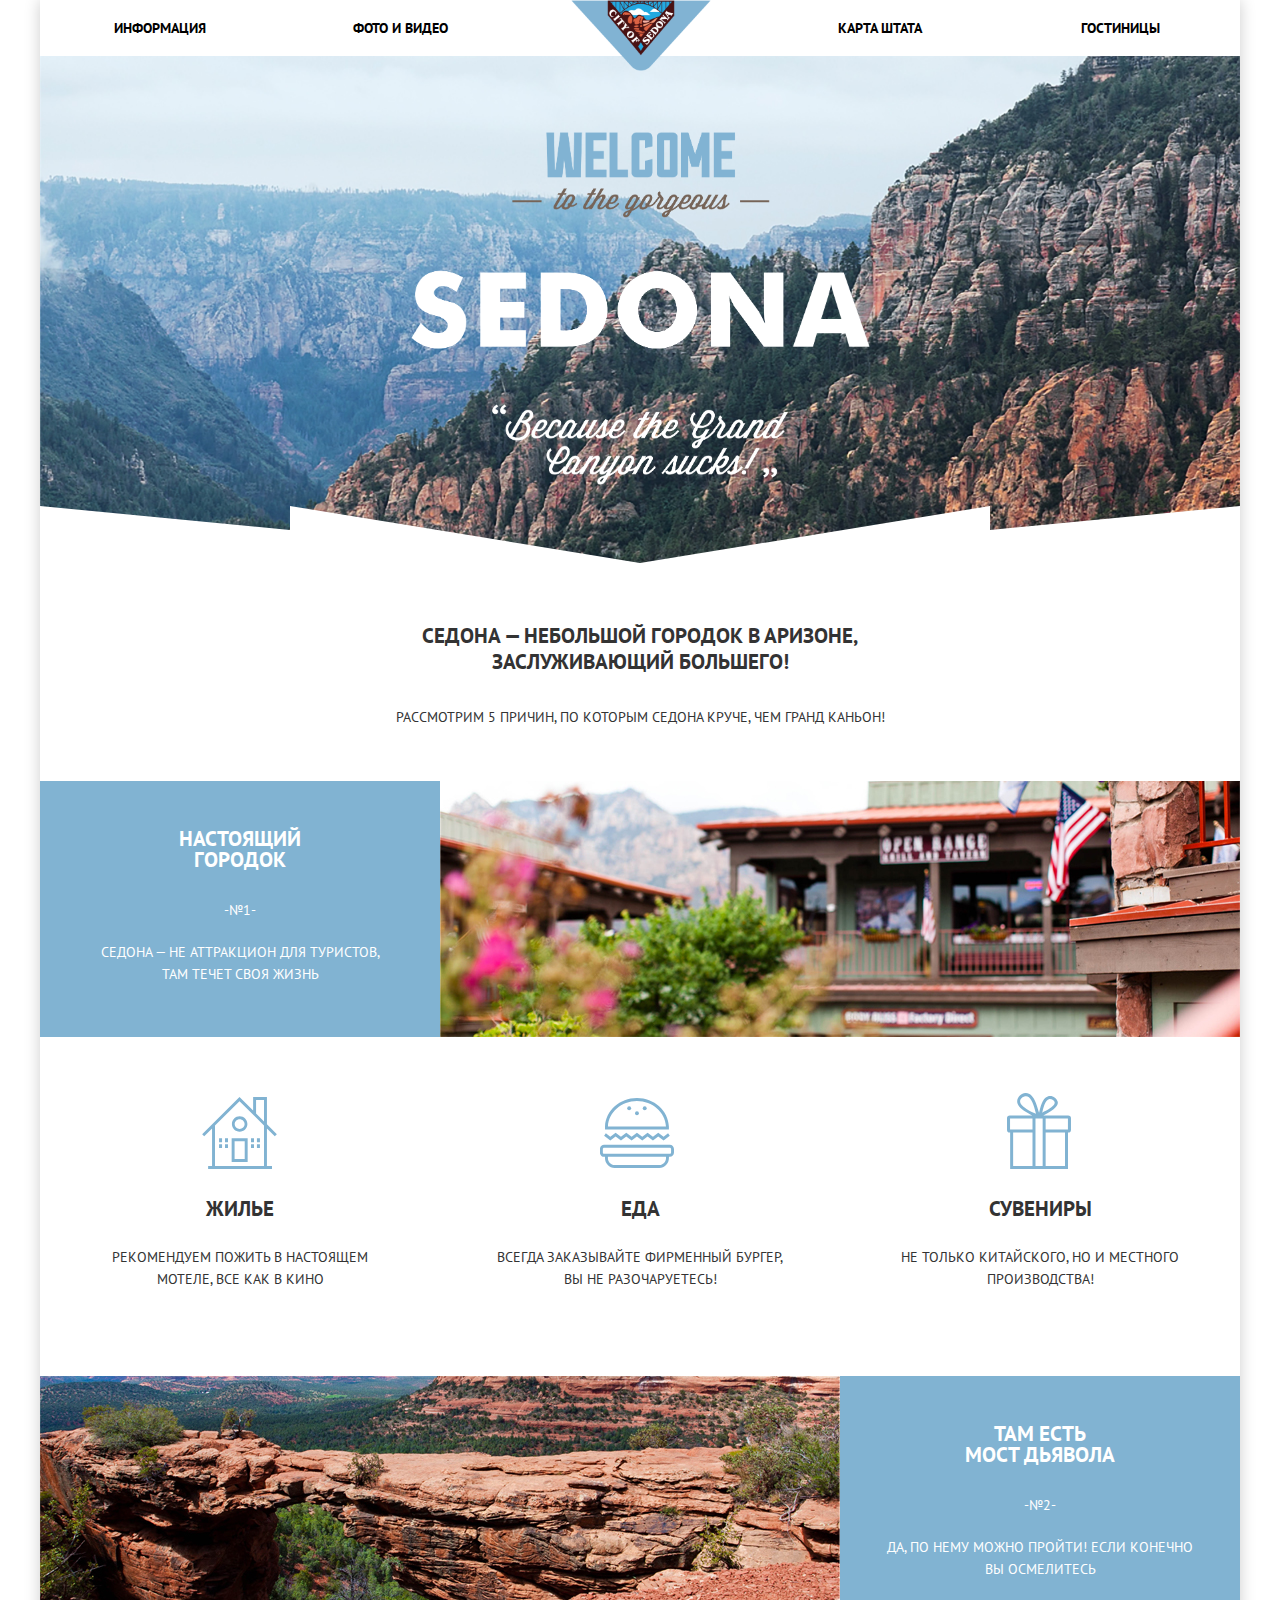
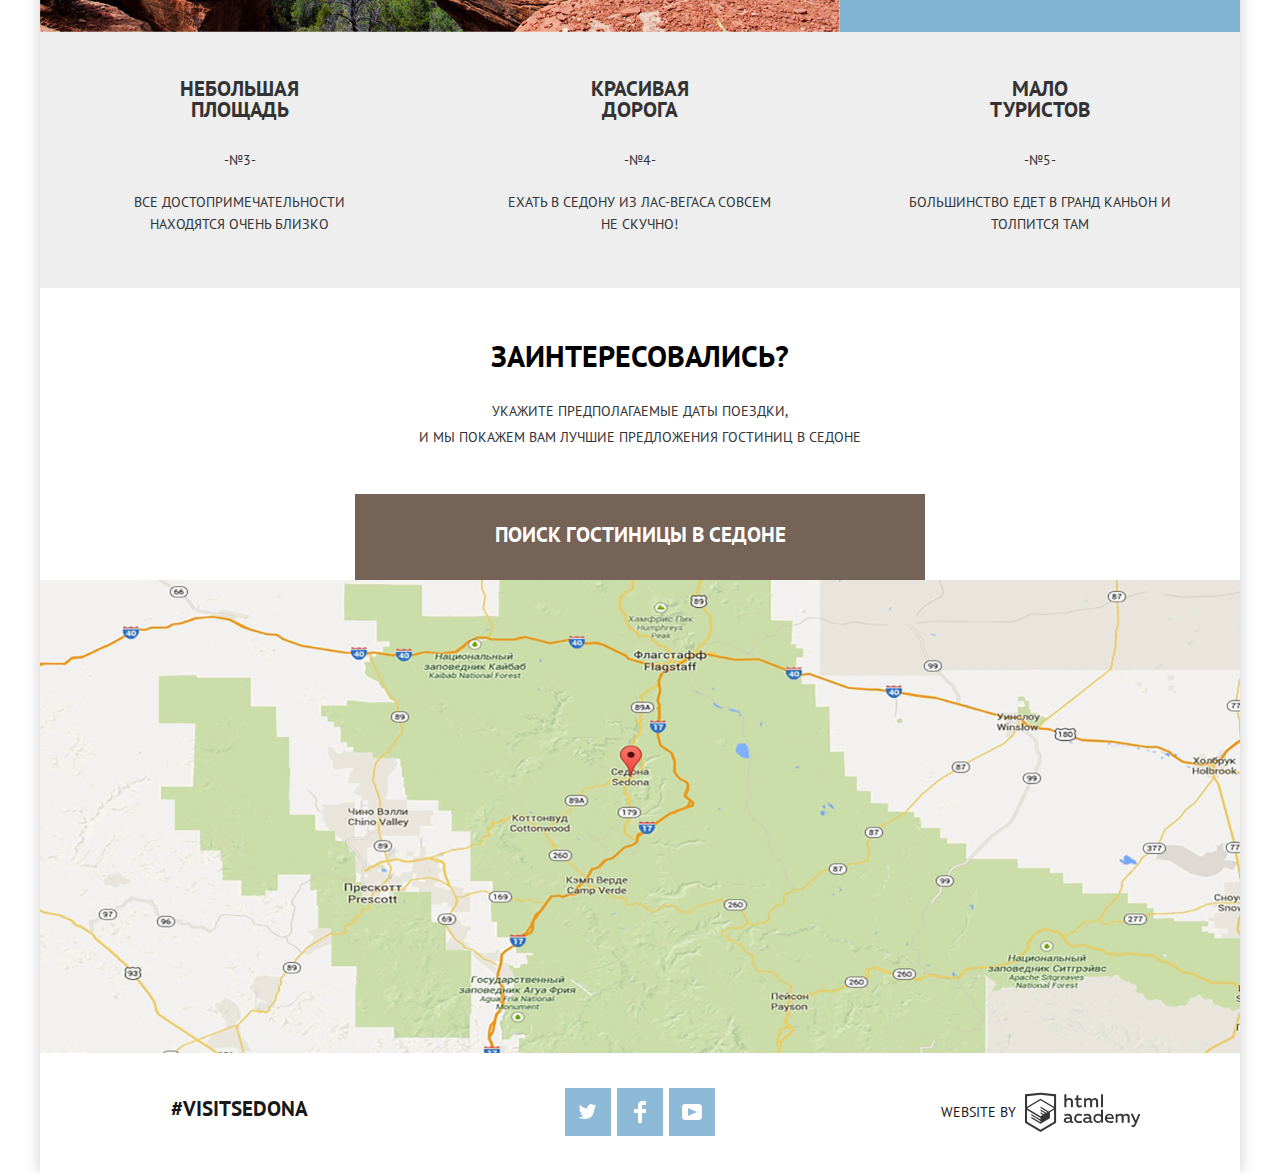
<file: index.html>
<!DOCTYPE html>
<html lang="ru">

<head>
  <meta charset="utf-8">
  <title>HTML Academy: Седона</title>
  <link href="https://fonts.googleapis.com/css?family=PT+Sans:400,700&amp;subset=cyrillic" rel="stylesheet">
  <link rel="stylesheet" href="css/normalize.css">
  <link rel="stylesheet" href="css/style.min.css">
</head>

<body>
  <div class="container">
    <header class="main-header">
      <nav class="main-navigation">
        <a class="main-header-logo">
          <img src="img/index-logo.png" width="140" height="71" alt="Логотип Седона">
        </a>
        <ul class="site-navigation">
          <li><a href="info.html">Информация</a></li>
          <li><a href="photo.html">Фото и видео</a></li>
          <li><a href="map.html">Карта штата</a></li>
          <li><a href="catalog.html">Гостиницы</a></li>
        </ul>
      </nav>
      <div class="welcome">
        <img src="img/welcome.png" width="459" height="353" alt="Welcome to Sedona">
      </div>
    </header>
    <main class="content">
      <section class="features">
        <h1 class="main-description">Седона — небольшой городок в Аризоне, заслуживающий большего!</h1>
        <h1 class="visually-hidden">Седона Описание</h1>
        <p class="description main-dscr">Рассмотрим 5 причин, по которым Седона круче, чем Гранд Каньон!</p>
        <section class="advantages">
          <h2 class="visually-hidden">Преимущества Седоны</h2>
            <ul class="features-list">
              <li class="feature-item feature">
                <div class="feature-description">
                  <p class="features-name">Настоящий городок</p>
                  <p>-№1-</p>
                  <p class="description">Седона — не аттракцион для туристов, там течет своя жизнь</p>
                </div>
                <img src="img/flag.jpg" width="800" height="256" alt="Настоящий городок">
              </li>
              <li>
                <ul class="other-features">
                  <li class="advantages-item advantages-first advantages-item-housing">
                    <p class="features-name">Жилье</p>
                    <p class="description">Рекомендуем пожить в настоящем Мотеле, все как в кино</p>
                  </li>
                  <li class="advantages-item advantages-first advantages-item-food">
                    <p class="features-name">Еда</p>
                    <p class="description">Всегда заказывайте фирменный бургер, Вы не разочаруетесь!</p>
                  </li>
                  <li class="advantages-item advantages-first advantages-item-souvenirs">
                    <p class="features-name">Сувениры</p>
                    <p class="description">Не только китайского, но и местного Производства!</p>
                  </li>
                </ul>
              </li>

              <li class="feature-item feature">
                <img src="img/bridge.jpg" alt="Настоящий городок" width="800" height="256">
                <div class="feature-description">
                  <p class="features-name">Там есть<br>мост дьявола</p>
                  <p>-№2-</p>
                  <p class="description">Да, по нему можно пройти! Если конечно вы осмелитесь</p>
                </div>
              </li>
              <li>
                <ul class="other-features other-features-grey ">
                  <li class="advantages-item city-features-item">
                    <p class="features-name">Небольшая площадь</p>
                    <p>-№3-</p>
                    <p class="description">Все достопримечательности находятся очень близко</p>
                  </li>

                  <li class="advantages-item city-features-item">
                    <p class="features-name">Красивая дорога</p>
                    <p>-№4-</p>
                    <p class="description">Ехать в Седону из Лас-Вегаса совсем не скучно!</p>
                  </li>

                  <li class="advantages-item city-features-item">
                    <p class="features-name">Мало туристов</p>
                    <p>-№5-</p>
                    <p class="description">Большинство едет в Гранд Каньон и толпится там</p>
                  </li>
                </ul>
              </li>
            </ul>
        </section>
      </section>

      <section class="booking">
        <h2 class="visually-hidden">Забронировать гостиницу</h2>
        <div class="booking-data">
          <p class="booking-interest">Заинтересовались?</p>
          <p class="booking-description">Укажите предполагаемые даты поездки,<br> и мы покажем Вам лучшие предложения
            гостиниц в Седоне</p>
          <button class="find-hotel-button">Поиск гостиницы в Седоне</button>
          <div class="popup">
            <div class="modal-show modal-close search-form">
              <form class="booking-form" action="https://echo.htmlacademy.ru" method="GET">
                <ul>
                  <li>
                    <div class="checkin">
                      <p class="visually-hidden">Даты поездки</p>
                      <label for="checkin-date">Дата заезда:</label>
                      <input class="checkin-date" id="checkin-date" name="checkin" placeholder="24 апреля 2017">
                      <a class="calendar-checkin" href="#">
                        <svg xmlns="http://www.w3.org/2000/svg" xmlns:xlink="http://www.w3.org/1999/xlink" x="0px"
                          y="0px" width="21px" height="22px" viewBox="0 0 21 22">
                          <path
                            d="M19.251,2.025h-2.845V0.648c0-0.381-0.294-0.689-0.656-0.689c-0.363,0-0.656,0.308-0.656,0.689v1.377h-3.938V0.648
                      c0-0.381-0.294-0.689-0.655-0.689c-0.363,0-0.657,0.308-0.657,0.689v1.377H5.906V0.648c0-0.381-0.294-0.689-0.656-0.689
                      c-0.363,0-0.657,0.308-0.657,0.689v1.377H1.75C0.784,2.025,0,2.847,0,3.862v16.302C0,21.179,0.784,22,1.75,22h17.501
                      C20.217,22,21,21.179,21,20.164V3.862C21,2.847,20.217,2.025,19.251,2.025z M19.688,20.164c0,0.253-0.195,0.459-0.437,0.459H1.75
                      c-0.241,0-0.438-0.206-0.438-0.459V3.862c0-0.253,0.196-0.459,0.438-0.459h2.844v1.378c0,0.381,0.294,0.689,0.657,0.689
                      c0.362,0,0.656-0.308,0.656-0.689V3.403h3.938v1.378c0,0.381,0.294,0.689,0.657,0.689c0.361,0,0.655-0.308,0.655-0.689V3.403h3.938
                      v1.378c0,0.381,0.293,0.689,0.656,0.689c0.362,0,0.656-0.308,0.656-0.689V3.403h2.845c0.241,0,0.437,0.206,0.437,0.459V20.164z"
                            fill="#a9a9a9" />
                          <rect x="4.594" y="8.225" width="2.625" height="2.066" fill="#a9a9a9" />
                          <rect x="4.594" y="11.668" width="2.625" height="2.067" fill="#a9a9a9" />
                          <rect x="4.594" y="15.112" width="2.625" height="2.066" fill="#a9a9a9" />
                          <rect x="9.188" y="15.112" width="2.625" height="2.066" fill="#a9a9a9" />
                          <rect x="9.188" y="11.668" width="2.625" height="2.067" fill="#a9a9a9" />
                          <rect x="9.188" y="8.225" width="2.625" height="2.066" fill="#a9a9a9" />
                          <rect x="13.781" y="15.112" width="2.625" height="2.066" fill="#a9a9a9" />
                          <rect x="13.781" y="11.668" width="2.625" height="2.067" fill="#a9a9a9" />
                          <rect x="13.781" y="8.225" width="2.625" height="2.066" fill="#a9a9a9" />
                        </svg>
                      </a>
                    </div>
                  </li>
                  <li>
                    <div class="checkout">
                      <label for="checkout-date">Дата выезда:</label>
                      <input class="checkout-date" id="checkout-date" name="checkout" placeholder="4 июля 2017">
                      <a class="calendar-checkout" href="#">
                        <svg xmlns="http://www.w3.org/2000/svg" xmlns:xlink="http://www.w3.org/1999/xlink" x="0px"
                          y="0px" width="21px" height="22px" viewBox="0 0 21 22">
                          <path
                            d="M19.251,2.025h-2.845V0.648c0-0.381-0.294-0.689-0.656-0.689c-0.363,0-0.656,0.308-0.656,0.689v1.377h-3.938V0.648
                        c0-0.381-0.294-0.689-0.655-0.689c-0.363,0-0.657,0.308-0.657,0.689v1.377H5.906V0.648c0-0.381-0.294-0.689-0.656-0.689
                        c-0.363,0-0.657,0.308-0.657,0.689v1.377H1.75C0.784,2.025,0,2.847,0,3.862v16.302C0,21.179,0.784,22,1.75,22h17.501
                        C20.217,22,21,21.179,21,20.164V3.862C21,2.847,20.217,2.025,19.251,2.025z M19.688,20.164c0,0.253-0.195,0.459-0.437,0.459H1.75
                        c-0.241,0-0.438-0.206-0.438-0.459V3.862c0-0.253,0.196-0.459,0.438-0.459h2.844v1.378c0,0.381,0.294,0.689,0.657,0.689
                        c0.362,0,0.656-0.308,0.656-0.689V3.403h3.938v1.378c0,0.381,0.294,0.689,0.657,0.689c0.361,0,0.655-0.308,0.655-0.689V3.403h3.938
                        v1.378c0,0.381,0.293,0.689,0.656,0.689c0.362,0,0.656-0.308,0.656-0.689V3.403h2.845c0.241,0,0.437,0.206,0.437,0.459V20.164z"
                            fill="#a9a9a9" />
                          <rect x="4.594" y="8.225" width="2.625" height="2.066" fill="#a9a9a9" />
                          <rect x="4.594" y="11.668" width="2.625" height="2.067" fill="#a9a9a9" />
                          <rect x="4.594" y="15.112" width="2.625" height="2.066" fill="#a9a9a9" />
                          <rect x="9.188" y="15.112" width="2.625" height="2.066" fill="#a9a9a9" />
                          <rect x="9.188" y="11.668" width="2.625" height="2.067" fill="#a9a9a9" />
                          <rect x="9.188" y="8.225" width="2.625" height="2.066" fill="#a9a9a9" />
                          <rect x="13.781" y="15.112" width="2.625" height="2.066" fill="#a9a9a9" />
                          <rect x="13.781" y="11.668" width="2.625" height="2.067" fill="#a9a9a9" />
                          <rect x="13.781" y="8.225" width="2.625" height="2.066" fill="#a9a9a9" />
                        </svg>
                      </a>
                    </div>
                  </li>
                  <li>
                    <div class="guests">
                      <h2 class="visually-hidden">Количество гостей</h2>
                      <label for="booking-adults">Взрослые:</label>
                      <button type="button" class="button-minus-adults"
                        aria-label="Уменьшить количество взрослых"></button>
                      <input class="guests-adults" id="booking-adults" name="adults" type="text" placeholder="2">
                      <button type="button" class="button-plus-adults"
                        aria-label="Увеличить количество взрослых"></button>
                      <label for="booking-children">Дети:</label>
                      <button type="button" class="button-minus-children"
                        aria-label="Уменьшить количество детей"></button>
                      <input class="guests-children" id="booking-children" name="children" type="text" placeholder="0">
                      <button type="button" class="button-plus-children"
                        aria-label="Увеличить количество детей"></button>
                    </div>
                  </li>
                </ul>
                <button class="search-button" type="submit">Найти</button>
              </form>
            </div>
          </div>
        </div>
      </section>
      <div class="map">
        <img src="img/map.jpg" alt="Седона на карте" width="1200" height="593">
        <iframe
          src="https://www.google.com/maps/embed?pb=%211m14%211m8%211m3%211d839471.5226392496%212d-112.0585197%213d34.7257149%213m2%211i1024%212i768%214f13.1%213m3%211m2%211s0x872da132f942b00d%3A0x5548c523fa6c8efd%212z0KHQtdC00L7QvdCwLCDQkNGA0LjQt9C-0L3QsCA4NjMzNiwg0KHQqNCQ%215e0%213m2%211sru%212sru%214v1477220779942"
          width="1200" height="473" allowfullscreen="">
        </iframe>
      </div>
    </main>

    <footer class="main-footer absolute-footer">
      <div class="footer-reference">
        <p>#VisitSedona</p>
      </div>
      <section class="footer-social">
        <h2 class="visually-hidden">Социальные Сети</h2>
        <ul>
          <li>
            <a class="social-button twitter" href="#">
              <span class="visually-hidden">Седона в Твитере</span>
              <svg version="1.1" id="Layer_1" xmlns="http://www.w3.org/2000/svg"
                xmlns:xlink="http://www.w3.org/1999/xlink" x="0px" y="0px" width="17px" height="15px"
                viewBox="0 0 17 15" enable-background="new 0 0 17 15" xml:space="preserve">
                <g id="W6EeEF_1_">
                  <g>
                    <path fill="#FFFFFF" d="M10.95,0.144c1.685-0.496,2.984,0.27,3.577,1.179c0.673-0.231,1.331-0.481,2.011-0.708
              c-0.004,0.861-0.522,1.513-0.857,1.768c0.685,0.17,1.304-0.491,1.304-0.491c-0.169,1-1.006,1.788-1.563,2.024
              c-0.231,6.75-3.175,11.217-10.077,11.082c-0.522,0,0.075,0-0.446,0c-0.41,0-4.164-0.46-4.898-1.887
              c2.271,0.196,3.893-0.422,4.693-1.177c-0.96-0.3-2.679-0.477-2.979-2.95C2.064,9.09,2.279,9.212,2.905,9.103
              C1.705,8.247,0.374,7.53,0.448,5.33c0.285,0.328,1.067,0.536,1.34,0.472c-0.703-0.241-1.97-3.36-0.894-4.952
              c1.818,1.854,3.735,3.606,7.152,3.773C8.254,2.33,9.183,0.793,10.95,0.144z" />
                  </g>
                </g>
              </svg>
            </a>
          </li>
          <li>
            <a class="social-button facebook" href="#">
              <span class="visually-hidden">Седона в Фейсбук</span>
              <svg version="1.1" id="Layer_2" xmlns="http://www.w3.org/2000/svg"
                xmlns:xlink="http://www.w3.org/1999/xlink" x="0px" y="0px" width="12px" height="22px"
                viewBox="0 0 12 22" enable-background="new 0 0 12 22" xml:space="preserve">
                <path fill="#FFFFFF" d="M12,4V0H8C5.791,0,4,1.791,4,4v4H0v4h4v10h4V12h4V8H8V4H12z" />
              </svg>
            </a>
          </li>
          <li>
            <a class="social-button youtube" href="#">
              <span class="visually-hidden">Седона Видео</span>
              <svg version="1.1" id="Layer_3" xmlns="http://www.w3.org/2000/svg"
                xmlns:xlink="http://www.w3.org/1999/xlink" x="0px" y="0px" width="20px" height="16px"
                viewBox="0 0 20 16" enable-background="new 0 0 20 16" xml:space="preserve">
                <path fill="#FFFFFF" d="M17,0H3C1.35,0,0,1.35,0,3v10c0,1.65,1.35,3,3,3h14c1.65,0,3-1.35,3-3V3C20,1.35,18.65,0,17,0z
                M6.027,11.998V4.002L15.014,8L6.027,11.998z" />
              </svg>
            </a>
          </li>
        </ul>
      </section>
      <div class="footer-copyright">
        <span>Website by</span>
        <a href="https://htmlacademy.ru">
          <svg xmlns="http://www.w3.org/2000/svg" width="115" height="41" data-name="Layer 1" viewBox="0 0 113 39">
            <path fill="#231f20"
              d="M46.84 28.22a2.07 2.07 0 0 0 .58-.11v1.4a3.41 3.41 0 0 1-1.24.22 1.75 1.75 0 0 1-1.75-1 5.08 5.08 0 0 1-3.3 1.13c-1.59 0-3.06-.87-3.06-2.68 0-2.24 2.08-2.93 3.9-2.93a11.63 11.63 0 0 1 2.28.26v-.31c0-1.09-.8-1.86-2.3-1.86a7.79 7.79 0 0 0-3.15.67v-1.79a10.72 10.72 0 0 1 3.35-.58c2.48 0 4 1.18 4 3.83v3.14a.57.57 0 0 0 .69.61zm-6.76-1.19a1.42 1.42 0 0 0 1.64 1.29 3.56 3.56 0 0 0 2.53-1v-1.51a10.21 10.21 0 0 0-1.9-.22c-1.1.01-2.27.35-2.27 1.45zM53.06 20.62a5.29 5.29 0 0 1 2.7.67v1.79a4.28 4.28 0 0 0-2.42-.73 2.89 2.89 0 1 0 0 5.76 5.26 5.26 0 0 0 2.55-.67v1.8a6.58 6.58 0 0 1-2.9.6 4.42 4.42 0 0 1-4.72-4.54 4.54 4.54 0 0 1 4.79-4.68zM65.84 28.22a2.07 2.07 0 0 0 .58-.11v1.4a3.41 3.41 0 0 1-1.24.22 1.75 1.75 0 0 1-1.75-1 5.08 5.08 0 0 1-3.3 1.13c-1.59 0-3.06-.87-3.06-2.68 0-2.24 2.08-2.93 3.9-2.93a11.63 11.63 0 0 1 2.28.26v-.31c0-1.09-.8-1.86-2.3-1.86a7.79 7.79 0 0 0-3.15.67v-1.79a10.72 10.72 0 0 1 3.35-.58c2.48 0 4 1.18 4 3.83v3.14a.57.57 0 0 0 .69.61zm-6.76-1.19a1.42 1.42 0 0 0 1.64 1.29 3.56 3.56 0 0 0 2.53-1v-1.51a10.21 10.21 0 0 0-1.9-.22c-1.11.01-2.27.35-2.27 1.45zM76.67 16.85v12.76h-1.76v-1.39a4.07 4.07 0 0 1-3.35 1.62 4.62 4.62 0 0 1 0-9.22 4 4 0 0 1 3.15 1.37v-5.14h2zm-4.76 5.48a2.9 2.9 0 0 0 0 5.8 3 3 0 0 0 2.79-1.84v-2.13a3.06 3.06 0 0 0-2.79-1.83zM82.99 20.62c3.48 0 4.68 2.81 4.12 5.34h-6.58c.22 1.57 1.75 2.22 3.35 2.22a6.41 6.41 0 0 0 2.77-.62v1.68a7.5 7.5 0 0 1-3.14.6c-2.68 0-5-1.53-5-4.61a4.39 4.39 0 0 1 4.48-4.61zm.09 1.62a2.39 2.39 0 0 0-2.57 2.26h4.85a2.06 2.06 0 0 0-2.28-2.26zM89.1 29.61v-8.75h1.73v1.09a4 4 0 0 1 2.92-1.33 3 3 0 0 1 2.73 1.4 4.33 4.33 0 0 1 3.06-1.4 3.21 3.21 0 0 1 3.32 3.52v5.47h-2V24.2a1.67 1.67 0 0 0-1.73-1.84 2.94 2.94 0 0 0-2.17 1.18V29.61h-2V24.2a1.67 1.67 0 0 0-1.73-1.84 3.11 3.11 0 0 0-2.32 1.35v5.91h-2zM111.47 20.86h2l-4.1 9.93c-.95 2.28-2.19 3-3.52 3a5 5 0 0 1-1.15-.15v-1.66a3 3 0 0 0 .89.13c.95 0 1.66-.67 2.17-2l.18-.44-4.16-8.82h2.13l3 6.6zM40.66 1.53v5a4 4 0 0 1 2.83-1.2A3.41 3.41 0 0 1 47.1 8.9v5.41h-2V9.15a1.9 1.9 0 0 0-2-2.1 3.08 3.08 0 0 0-2.44 1.46v5.8h-2V1.53h2zM52.43 2.42v3.12h3.17v1.71h-3.17v4c0 1.15.53 1.53 1.66 1.53a4.71 4.71 0 0 0 1.77-.35v1.68a7.14 7.14 0 0 1-2.35.38 2.68 2.68 0 0 1-3-2.88V7.23h-1.6V5.52h1.57V2.88zM58.1 14.29V5.54h1.73v1.09a4 4 0 0 1 2.92-1.33 3 3 0 0 1 2.73 1.4 4.33 4.33 0 0 1 3.06-1.4 3.21 3.21 0 0 1 3.32 3.52v5.47h-2V8.88a1.67 1.67 0 0 0-1.73-1.84 2.94 2.94 0 0 0-2.17 1.18V14.29h-2V8.88a1.67 1.67 0 0 0-1.73-1.84 3.11 3.11 0 0 0-2.32 1.35v5.91h-2zM74.72 1.52h1.95v12.76h-1.95zM15.44.02h-.16L0 1.62v28l15.28 9.09 15.28-9.09v-28zm13.12 28.45l-13.28 7.9L2 28.47V16.99l13.22 7.87v1.43l-9.07-5.4v1.38l9.11 5.47v1.46l-9.1-5.42v1.38l9.11 5.47 9.19-5.5V19.22l4.1-2.45v11.67zm0-13.16l-3.65 2.14-1.68 1-8-4.76v1.38l6.84 4.07h-.06l-.15.09-1 .57-5.64-3.36v1.38l4.45 2.65-1.05.7-3.36-2v1.38l2.21 1.3-2.25 1.35-13.16-7.82 13.17-7.92zm0-1.39L15.21 6.05l-13.2 7.86V3.41l13.28-1.39 13.28 1.39v10.51z" />
          </svg>
        </a>
      </div>
    </footer>
  </div>
  <script src="js/scripts.min.js"></script>
</body>
</html>
</file>
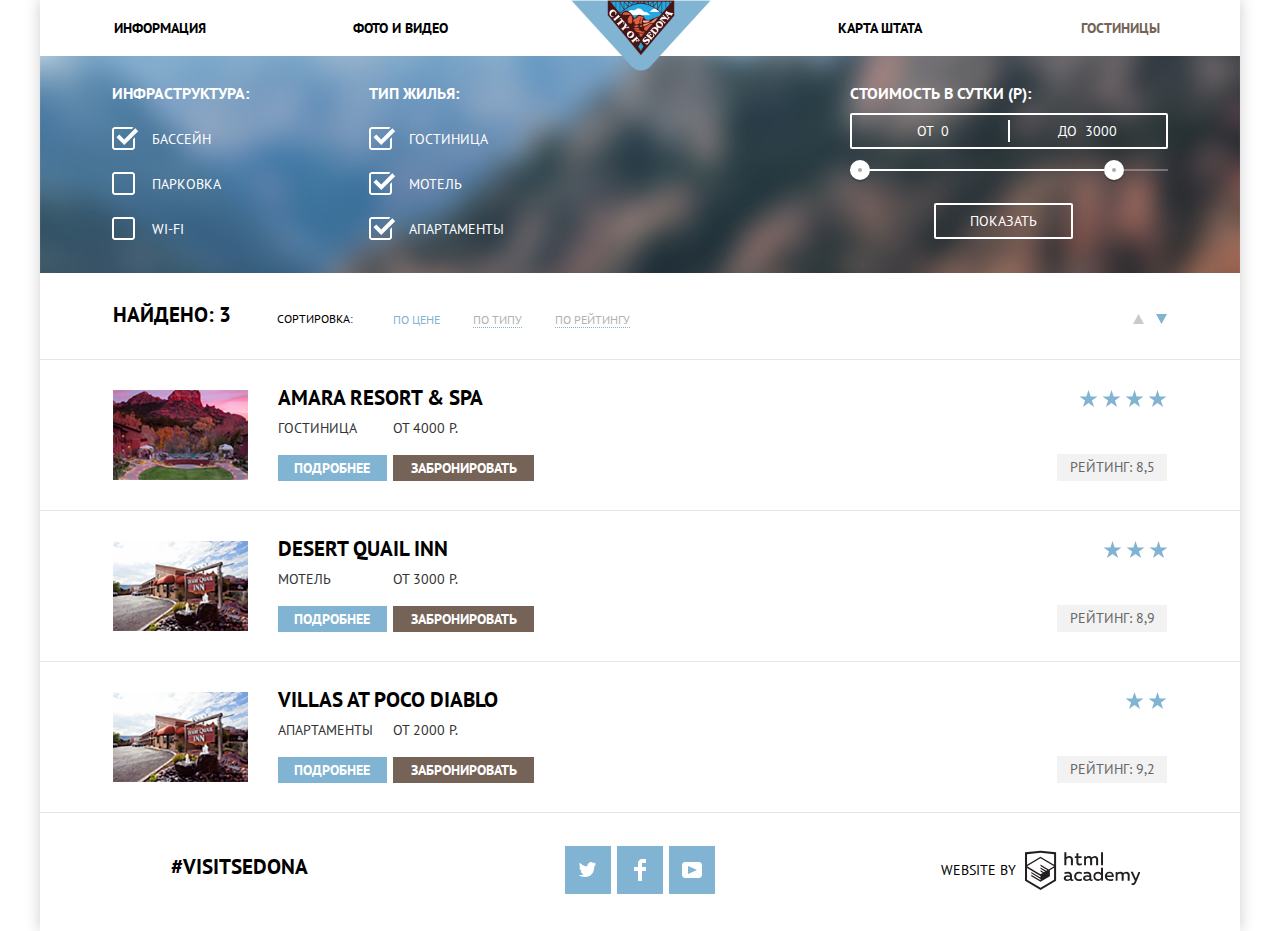
<file: catalog.html>
<!DOCTYPE html>
<html lang="ru">

<head>
  <meta charset="utf-8">
  <title>HTML Academy: Седона</title>
  <link href="https://fonts.googleapis.com/css?family=PT+Sans:400,700&amp;subset=cyrillic" rel="stylesheet">
  <link rel="stylesheet" href="css/normalize.css">
  <link rel="stylesheet" href="css/style.min.css">
</head>

<body>
  <div class="container">
    <header class="main-header navigation">
      <nav class="main-navigation">
        <a class="main-header-logo" href="index.html">
          <img src="img/index-logo.png" width="140" height="71" alt="Логотип Седона">
        </a>
        <ul class="site-navigation">
          <li><a href="info.html">Информация</a></li>
          <li><a href="photo.html">Фото и видео</a></li>
          <li><a href="map.html">Карта штата</a></li>
          <li class="navigation-current"><a>Гостиницы</a></li>
        </ul>
      </nav>
    </header>


    <main class="content">
      <h1 class="visually-hidden">Каталог гостиниц</h1>
      <section class="filter-catalog">
        <h2 class="visually-hidden">Фильтр стоимости</h2>
        <form method="post" action="https://echo.htmlacademy.ru">
          <fieldset class="filters-list">
            <legend>Инфраструктура:</legend>
            <ul>
              <li>
                <input class="visually-hidden filters-input" id="filter-swimming-pool" type="checkbox" name="Бассейн" checked>
                <label for="filter-swimming-pool">Бассейн</label>
              </li>
              <li>
                <input class="visually-hidden filters-input" id="filter-parking" type="checkbox" name="Парковка">
                <label for="filter-parking">Парковка</label>
              </li>
              <li>
                <input class="visually-hidden filters-input" id="filter-wifi" type="checkbox" name="Wi-Fi">
                <label for="filter-wifi">Wi-Fi</label>
              </li>
            </ul>
          </fieldset>

          <fieldset class="filters-list">
            <legend>Тип Жилья:</legend>
            <ul>
              <li>
                <input class="visually-hidden filters-input" id="filter-hotel" type="checkbox" name="Гостиница" checked>
                <label for="filter-hotel">Гостиница</label>
              </li>
              <li>
                <input class="visually-hidden filters-input" id="filter-motel" type="checkbox" name="Мотель" checked>
                <label for="filter-motel">Мотель</label>
              </li>
              <li>
                <input class="visually-hidden filters-input" id="filter-apartment" type="checkbox" name="Апартаменты" checked>
                <label for="filter-apartment">Апартаменты</label>
              </li>
            </ul>
          </fieldset>

          <div class="filter-range">
            <p class="filter-range-price">Стоимость в сутки (Р):</p>
            <div class="prices">
              <label class="min-price">От <input id="min-price" name="price" type="text" value="0"></label>
              <label class="max-price">До <input id="max-price" name="price" type="text" value="3000"></label>
            </div>
            <div class="slider">
              <div class="scale">
                <div class="bar"></div>
                <div class="range-filter filter-min"></div>
                <div class="range-filter filter-max"></div>
              </div>
            </div>
            <button type="submit" class="hotels-show">Показать</button>
          </div>
        </form>
      </section>

      <section class="filters-search">
        <div class="catalog-sorting">
          <p class="found">Найдено: 3</p>
          <p class="sorting">Сортировка:</p>
          <ul class="filter-price">
            <li><a class="current-filter filter-sorting" href="#">По цене</a></li>
            <li><a class="filter-sorting" href="#">По типу</a></li>
            <li><a class="filter-sorting" href="#">По рейтингу</a></li>
          </ul>
          <ul class="arrow">
            <li>
              <button class="arrow-top">
                <span class="visually-hidden">По возрастанию</span>
                <svg xmlns="http://www.w3.org/2000/svg" width="11" height="10" viewBox="0 0 11 10">
                  <path fill="#cacaca" d="M5.5 0L0 10h11z" /></svg>
              </button>
            </li>
            <li>
              <button class="arrow-down">
                <span class="visually-hidden">По убыванию</span>
                <svg xmlns="http://www.w3.org/2000/svg" width="11" height="10">
                  <path fill="#81b3d2" d="M5.5 10L0 0h11" /></svg>
              </button>
            </li>
          </ul>
        </div>
        <h2 class="visually-hidden">Список гостиниц</h2>
        <ul class="catalog">
          <li class="catalog-item">
            <img src="img/hotel-1.jpg" width="135" height="90" alt="Amara Resort & Spa">
            <div class="catalog-details">
              <h3 class="catalog-title">
                <a href="#">Amara Resort & Spa</a>
              </h3>
              <div class="catalog-item-price">
                <p>Гостиница</p>
                <a class="button button-details" href="#">Подробнее</a>
              </div>
              <div class="book-button">
                <p>От 4000 Р.</p>
                <a class="button button-book" href="#">Забронировать</a>
              </div>
            </div>
            <div class="ranking">
              <div class="star star-four"></div>
              <p class="hotel-ranking">Рейтинг: 8,5</p>
            </div>
          </li>

          <li class="catalog-item">
            <img src="img/hotel-2.jpg" width="135" height="90" alt="Desert Quail INN">
            <div class="catalog-details">
              <h3 class="catalog-title">
                <a href="#">Desert Quail INN</a>
              </h3>
              <div class="catalog-item-price">
                <p>Мотель</p>
                <a class="button button-details" href="#">Подробнее</a>
              </div>
              <div class="book-button">
                <p>От 3000 Р.</p>
                <a class="button button-book" href="#">Забронировать</a>
              </div>
            </div>
            <div class="ranking">
              <div class="star star-three"></div>
              <p class="hotel-ranking">Рейтинг: 8,9</p>
            </div>
          </li>

          <li class="catalog-item">
            <img src="img/hotel-2.jpg" width="135" height="90" alt="Desert Quail INN">
            <div class="catalog-details">
              <h3 class="catalog-title">
                <a href="#">Villas AT Poco Diablo</a>
              </h3>
              <div class="catalog-item-price">
                <p>Апартаменты</p>
                <a class="button button-details" href="#">Подробнее</a>
              </div>
              <div class="book-button">
                <p>От 2000 Р.</p>
                <a class="button button-book" href="#">Забронировать</a>
              </div>
            </div>
            <div class="ranking">
              <div class="star star-two"></div>
              <p class="hotel-ranking">Рейтинг: 9,2</p>
            </div>
          </li>
        </ul>
      </section>
    </main>

    <footer class="main-footer">
      <div class="footer-reference">
        <p>#VisitSedona</p>
      </div>
      <section class="footer-social">
        <h2 class="visually-hidden">Социальные Сети</h2>
        <ul>
          <li>
            <a class="social-button twitter" href="#">
              <span class="visually-hidden">Седона в Твитере</span>
              <svg version="1.1" id="Layer_1" xmlns="http://www.w3.org/2000/svg"
                xmlns:xlink="http://www.w3.org/1999/xlink" x="0px" y="0px" width="17px" height="15px"
                viewBox="0 0 17 15" enable-background="new 0 0 17 15" xml:space="preserve">
                <g id="W6EeEF_1_">
                  <g>
                    <path fill="#FFFFFF" d="M10.95,0.144c1.685-0.496,2.984,0.27,3.577,1.179c0.673-0.231,1.331-0.481,2.011-0.708
                c-0.004,0.861-0.522,1.513-0.857,1.768c0.685,0.17,1.304-0.491,1.304-0.491c-0.169,1-1.006,1.788-1.563,2.024
                c-0.231,6.75-3.175,11.217-10.077,11.082c-0.522,0,0.075,0-0.446,0c-0.41,0-4.164-0.46-4.898-1.887
                c2.271,0.196,3.893-0.422,4.693-1.177c-0.96-0.3-2.679-0.477-2.979-2.95C2.064,9.09,2.279,9.212,2.905,9.103
                C1.705,8.247,0.374,7.53,0.448,5.33c0.285,0.328,1.067,0.536,1.34,0.472c-0.703-0.241-1.97-3.36-0.894-4.952
                c1.818,1.854,3.735,3.606,7.152,3.773C8.254,2.33,9.183,0.793,10.95,0.144z" />
                  </g>
                </g>
              </svg>
            </a>
          </li>
          <li>
            <a class="social-button facebook" href="#">
              <span class="visually-hidden">Седона в Фейсбук</span>
              <svg version="1.1" id="Layer_2" xmlns="http://www.w3.org/2000/svg"
                xmlns:xlink="http://www.w3.org/1999/xlink" x="0px" y="0px" width="12px" height="22px"
                viewBox="0 0 12 22" enable-background="new 0 0 12 22" xml:space="preserve">
                <path fill="#FFFFFF" d="M12,4V0H8C5.791,0,4,1.791,4,4v4H0v4h4v10h4V12h4V8H8V4H12z" />
              </svg>
            </a>
          </li>
          <li>
            <a class="social-button youtube" href="#">
              <span class="visually-hidden">Седона Видео</span>
              <svg version="1.1" id="Layer_3" xmlns="http://www.w3.org/2000/svg"
                xmlns:xlink="http://www.w3.org/1999/xlink" x="0px" y="0px" width="20px" height="16px"
                viewBox="0 0 20 16" enable-background="new 0 0 20 16" xml:space="preserve">
                <path fill="#FFFFFF" d="M17,0H3C1.35,0,0,1.35,0,3v10c0,1.65,1.35,3,3,3h14c1.65,0,3-1.35,3-3V3C20,1.35,18.65,0,17,0z
                  M6.027,11.998V4.002L15.014,8L6.027,11.998z" />
              </svg>
            </a>
          </li>
        </ul>
      </section>
      <div class="footer-copyright">
        <span>Website by</span>
        <a href="https://htmlacademy.ru">
          <svg xmlns="http://www.w3.org/2000/svg" width="115" height="41" data-name="Layer 1" viewBox="0 0 113 39">
            <path fill="#231f20"
              d="M46.84 28.22a2.07 2.07 0 0 0 .58-.11v1.4a3.41 3.41 0 0 1-1.24.22 1.75 1.75 0 0 1-1.75-1 5.08 5.08 0 0 1-3.3 1.13c-1.59 0-3.06-.87-3.06-2.68 0-2.24 2.08-2.93 3.9-2.93a11.63 11.63 0 0 1 2.28.26v-.31c0-1.09-.8-1.86-2.3-1.86a7.79 7.79 0 0 0-3.15.67v-1.79a10.72 10.72 0 0 1 3.35-.58c2.48 0 4 1.18 4 3.83v3.14a.57.57 0 0 0 .69.61zm-6.76-1.19a1.42 1.42 0 0 0 1.64 1.29 3.56 3.56 0 0 0 2.53-1v-1.51a10.21 10.21 0 0 0-1.9-.22c-1.1.01-2.27.35-2.27 1.45zM53.06 20.62a5.29 5.29 0 0 1 2.7.67v1.79a4.28 4.28 0 0 0-2.42-.73 2.89 2.89 0 1 0 0 5.76 5.26 5.26 0 0 0 2.55-.67v1.8a6.58 6.58 0 0 1-2.9.6 4.42 4.42 0 0 1-4.72-4.54 4.54 4.54 0 0 1 4.79-4.68zM65.84 28.22a2.07 2.07 0 0 0 .58-.11v1.4a3.41 3.41 0 0 1-1.24.22 1.75 1.75 0 0 1-1.75-1 5.08 5.08 0 0 1-3.3 1.13c-1.59 0-3.06-.87-3.06-2.68 0-2.24 2.08-2.93 3.9-2.93a11.63 11.63 0 0 1 2.28.26v-.31c0-1.09-.8-1.86-2.3-1.86a7.79 7.79 0 0 0-3.15.67v-1.79a10.72 10.72 0 0 1 3.35-.58c2.48 0 4 1.18 4 3.83v3.14a.57.57 0 0 0 .69.61zm-6.76-1.19a1.42 1.42 0 0 0 1.64 1.29 3.56 3.56 0 0 0 2.53-1v-1.51a10.21 10.21 0 0 0-1.9-.22c-1.11.01-2.27.35-2.27 1.45zM76.67 16.85v12.76h-1.76v-1.39a4.07 4.07 0 0 1-3.35 1.62 4.62 4.62 0 0 1 0-9.22 4 4 0 0 1 3.15 1.37v-5.14h2zm-4.76 5.48a2.9 2.9 0 0 0 0 5.8 3 3 0 0 0 2.79-1.84v-2.13a3.06 3.06 0 0 0-2.79-1.83zM82.99 20.62c3.48 0 4.68 2.81 4.12 5.34h-6.58c.22 1.57 1.75 2.22 3.35 2.22a6.41 6.41 0 0 0 2.77-.62v1.68a7.5 7.5 0 0 1-3.14.6c-2.68 0-5-1.53-5-4.61a4.39 4.39 0 0 1 4.48-4.61zm.09 1.62a2.39 2.39 0 0 0-2.57 2.26h4.85a2.06 2.06 0 0 0-2.28-2.26zM89.1 29.61v-8.75h1.73v1.09a4 4 0 0 1 2.92-1.33 3 3 0 0 1 2.73 1.4 4.33 4.33 0 0 1 3.06-1.4 3.21 3.21 0 0 1 3.32 3.52v5.47h-2V24.2a1.67 1.67 0 0 0-1.73-1.84 2.94 2.94 0 0 0-2.17 1.18V29.61h-2V24.2a1.67 1.67 0 0 0-1.73-1.84 3.11 3.11 0 0 0-2.32 1.35v5.91h-2zM111.47 20.86h2l-4.1 9.93c-.95 2.28-2.19 3-3.52 3a5 5 0 0 1-1.15-.15v-1.66a3 3 0 0 0 .89.13c.95 0 1.66-.67 2.17-2l.18-.44-4.16-8.82h2.13l3 6.6zM40.66 1.53v5a4 4 0 0 1 2.83-1.2A3.41 3.41 0 0 1 47.1 8.9v5.41h-2V9.15a1.9 1.9 0 0 0-2-2.1 3.08 3.08 0 0 0-2.44 1.46v5.8h-2V1.53h2zM52.43 2.42v3.12h3.17v1.71h-3.17v4c0 1.15.53 1.53 1.66 1.53a4.71 4.71 0 0 0 1.77-.35v1.68a7.14 7.14 0 0 1-2.35.38 2.68 2.68 0 0 1-3-2.88V7.23h-1.6V5.52h1.57V2.88zM58.1 14.29V5.54h1.73v1.09a4 4 0 0 1 2.92-1.33 3 3 0 0 1 2.73 1.4 4.33 4.33 0 0 1 3.06-1.4 3.21 3.21 0 0 1 3.32 3.52v5.47h-2V8.88a1.67 1.67 0 0 0-1.73-1.84 2.94 2.94 0 0 0-2.17 1.18V14.29h-2V8.88a1.67 1.67 0 0 0-1.73-1.84 3.11 3.11 0 0 0-2.32 1.35v5.91h-2zM74.72 1.52h1.95v12.76h-1.95zM15.44.02h-.16L0 1.62v28l15.28 9.09 15.28-9.09v-28zm13.12 28.45l-13.28 7.9L2 28.47V16.99l13.22 7.87v1.43l-9.07-5.4v1.38l9.11 5.47v1.46l-9.1-5.42v1.38l9.11 5.47 9.19-5.5V19.22l4.1-2.45v11.67zm0-13.16l-3.65 2.14-1.68 1-8-4.76v1.38l6.84 4.07h-.06l-.15.09-1 .57-5.64-3.36v1.38l4.45 2.65-1.05.7-3.36-2v1.38l2.21 1.3-2.25 1.35-13.16-7.82 13.17-7.92zm0-1.39L15.21 6.05l-13.2 7.86V3.41l13.28-1.39 13.28 1.39v10.51z" />
          </svg>
        </a>
      </div>
    </footer>
  </div>
</body>

</html>
</file>
<file: css/style.min.css>
a{text-decoration:none}.advantages img{display:block}.advantages-item{max-width:400px;box-sizing:border-box;padding-top:25px;padding-right:63px;padding-bottom:45px;padding-left:62px}.advantages-item p{display:block;text-align:center;padding-bottom:4px}.advantages-item.advantages-first{padding-top:140px;padding-right:50px;padding-bottom:68px;padding-left:50px}.advantages-item-housing{background-image:url(../img/icon-1.svg);background-repeat:no-repeat;background-position:162px 60px}.advantages-item-food{background-image:url(../img/icon-3.svg);background-repeat:no-repeat;background-position:160px 61px}.advantages-item-souvenirs{background-image:url(../img/icon-2.svg);background-repeat:no-repeat;background-position:167px 56px}.advantages ul{display:-webkit-box;display:-ms-flexbox;display:flex}.additional-info{display:flex;justify-content:space-around}.blue-button{background-color:#81b3d2;color:#fff}.blue-button:hover{background-color:#669ec0}.blue-button:active,.blue-button:focus{background-color:#5496bd;color:rgba(255,255,255,.3)}body{margin:0;padding:0;font-family:'PT Sans',Arial,sans-serif;font-size:14px;line-height:26px;color:#333;text-transform:uppercase}.booking-data{text-align:center}.booking ul{margin:0;padding:0;list-style:none}.booking-form label{color:#000;font-size:14px;font-weight:700;line-height:26px}.booking-form fieldset{border:none}.booking label{font:inherit;font-weight:700;color:#000}.brown-button{background-color:#766357;color:#fff}.brown-button:hover{background-color:#604e43}.brown-button:active,.brown-button:focus{background-color:#503e33;color:rgba(255,255,255,.3)}.catalog .button-details{font-family:inherit;font-size:14px;font-weight:700;line-height:21px;color:#fff;padding-top:4px;padding-right:17px;padding-bottom:4px;padding-left:16px;background-color:#81b3d2}.catalog .button-details:hover{background-color:#669ec0}.catalog .button-details:active{color:#88b6d1;background-color:#5496bd}.catalog .button-book{font-family:inherit;font-size:14px;font-weight:700;line-height:21px;color:#fff;padding-top:4px;padding-right:17px;padding-bottom:4px;padding-left:18px;background-color:#766357}.catalog .button-book:hover{background-color:#604e43}.catalog .button-book:active{color:#857871;background-color:#503e33}.catalog .hotel-ranking{color:#666;width:110px;height:27px;text-align:center;background-color:#f2f2f2}.button-book{background-color:#766357;padding-top:6px;padding-bottom:6px;padding-right:15px;padding-left:15px;font-size:14px;line-height:21px;font-weight:700}a.button-book,a.button-details{color:#fff}a.button-details:focus,a.button-details:hover{background-color:#669ec0}a.button-details:active{background-color:#5496bd;color:#94b9d2}a.button-book:focus,a.button-book:hover{background-color:#604e43}a.button-book:active{background-color:#503e33;color:#928a85}.calendar-checkin{position:absolute;top:8px;right:28px;border:none;cursor:pointer;background-color:transparent}.calendare-departure:active path{fill:#81b3d2}.calendar-checkout{position:absolute;top:7px;right:28px;border:none;cursor:pointer;background-color:transparent}.calendar-checkin:hover path,.calendar-checkin:hover rect,.calendar-checkout:hover path,.calendar-checkout:hover rect{fill:#000}.calendar-checkin:active path,.calendar-checkin:active rect,.calendar-checkout:active path,.calendar-checkout:active rect{fill:#81b3d2}.catalog{display:-webkit-box;display:-ms-flexbox;display:flex;-webkit-box-orient:vertical;-webkit-box-direction:normal;-ms-flex-direction:column;flex-direction:column;-webkit-box-align:start;-ms-flex-align:start;align-items:flex-start}.catalog-sorting{display:-webkit-box;display:-ms-flexbox;display:flex;border-bottom:1px solid #e5e5e5;margin-bottom:30px;padding-right:73px;padding-bottom:10px;padding-left:73px}.filters-search .filter-sorting{font-size:12px;font-weight:400;line-height:18px;color:#b1b1b1;border-bottom:1px dotted #81b3d2}.filters-search .filter-sorting:hover{color:#81b3d2;border-bottom:1px dotted #81b3d2}.filters-searchg .filter-sorting:active{color:#000;border-bottom:none}.catalog-details{display:-webkit-box;display:-ms-flexbox;display:flex;-ms-flex-wrap:wrap;flex-wrap:wrap;-webkit-box-flex:1;-ms-flex-positive:1;flex-grow:1}.catalog-item{display:-webkit-box;display:-ms-flexbox;display:flex;-webkit-box-align:start;-ms-flex-align:start;align-items:flex-start;-ms-flex-wrap:wrap;flex-wrap:wrap;border-bottom:1px solid #e5e5e5;margin-bottom:30px;padding-bottom:15px;width:100%}.catalog-item:last-child{margin-bottom:20px}.catalog-item img{margin-right:30px;padding-left:73px}.catalog-item-price{margin-right:6px}.catalog-item-price p{margin:0 0 14px}.catalog-item-title{width:100%}.catalog-item-title h3{font-family:inherit;font-size:21px;line-height:26px;margin-top:-5px;font-weight:700;color:#000}.catalog-item-title:hover h3{color:#81b3d2}.catalog-item-title:active h3{color:#b2b2b2}.catalog-title{font-family:inherit;font-size:21px;line-height:26px;margin-top:-5px;font-weight:700;color:#000;margin-bottom:4px;width:100%}.catalog-title:hover a{color:#81b3d2}.catalog-title:active a{color:#b2b2b2}.catalog-title a{color:inherit}.catalog-list{list-style:none;padding:0}.intro-foto{background-color:#81b3d2;color:#fff}.container{width:1200px;margin:0 auto;min-height:100%;position:relative;background-color:#fff;-webkit-box-shadow:0 0 15px rgba(0,1,1,.2);box-shadow:0 0 15px rgba(0,1,1,.2)}.features .description{text-align:center;line-height:22px}.down{background-image:url(../img/icon-down-dir.svg)}.filter label{position:relative;cursor:pointer;color:#fff;padding-left:40px;margin-left:-13px}.filter li:first-child{margin-top:-2px;margin-bottom:20px}.filter li:nth-child(2){margin-bottom:20px}.filter-items{padding:22px 0;width:100px}.filter-price{display:-webkit-box;display:-ms-flexbox;display:flex;-webkit-box-align:center;-ms-flex-align:center;align-items:center}.filter-price li .current-filter{color:#81b3d2;border-bottom:none}.filter-price li:hover .current-filter{color:#81b3d2;border-bottom:none}.filter-price li{margin-right:33px}.filter-price li:last-child{margin-right:0}.find-hotel{font-size:21px;line-height:26px;font-weight:700;display:block;width:508px;margin:0 auto;text-align:center;padding:30px}.features{flex-wrap:wrap;margin-bottom:55px}.feature{display:-webkit-box;display:-ms-flexbox;display:flex;background-color:#81b3d2}.feature:first-child{-webkit-box-orient:horizontal;-webkit-box-direction:normal;-ms-flex-direction:row;flex-direction:row;min-width:100%}.feature:last-child{-webkit-box-orient:horizontal;-webkit-box-direction:reverse;-ms-flex-direction:row-reverse;flex-direction:row-reverse;min-width:100%}.first-feature::after{content:"";background-image:url(../img/flag.png);background-size:cover;width:100%}.filter-price-form{width:330px;text-align:center}.filter-range{width:318px;margin:0 auto;color:#fff;text-transform:uppercase}.filter-range-price{margin-top:0;margin-bottom:9px;font-weight:600;font-size:16px}.prices{position:relative;height:32px;margin-bottom:20px;font-size:0;text-align:left;padding-left:65px;border:2px solid #fff;border-radius:2px}.prices::after{content:"";position:absolute;top:50%;left:50%;width:2px;height:22px;background:#fff;-webkit-transform:translate(-50%,-50%);-ms-transform:translate(-50%,-50%);transform:translate(-50%,-50%)}.prices input{width:50px;margin:0;margin-right:28px;color:inherit;font:inherit;font-size:14px;background:0 0;border:none;line-height:18px}.prices input{margin-right:20px}.prices input:first-child{padding-left:4px}.prices label{display:inline-block;font-size:14px;line-height:32px;vertical-align:top;cursor:pointer}.prices label:last-child{margin-left:45px}.footer-reference{width:33.33%}.absolute-footer{position:absolute;width:100%;z-index:2;bottom:0;left:0;right:0;opacity:.9;padding-top:22px;padding-bottom:37px}.footer-social{display:-webkit-box;display:-ms-flexbox;display:flex;-webkit-box-align:start;-ms-flex-align:start;align-items:flex-start;-webkit-box-pack:center;-ms-flex-pack:center;justify-content:center;list-style:none;max-width:33.33%;padding-left:4px}.footer-social li{margin-right:6px;background-color:#81b3d2}.footer-social ul{display:-webkit-box;display:-ms-flexbox;display:flex;-ms-flex-wrap:wrap;flex-wrap:wrap;margin:0;padding-top:5px;padding-left:30px;list-style:none;width:185px}.footer-social .social-button{display:-webkit-box;display:-ms-flexbox;display:flex;-webkit-box-align:center;-ms-flex-align:center;align-items:center;-webkit-box-pack:center;-ms-flex-pack:center;justify-content:center;font-family:inherit;font-size:21px;font-weight:700;line-height:26px;color:#fff;width:46px;height:48px;background-color:#81b3d2}.footer-social .social-button:hover{background-color:#669ec0}.footer-social .social-button:active{color:#88b6d1;background-color:#5496bd}.social-button:active path{fill:#88b6d1}.footer-copyright{margin-top:15px;display:-webkit-box;display:-ms-flexbox;display:flex;-webkit-box-pack:center;-ms-flex-pack:center;justify-content:center;-webkit-box-align:start;-ms-flex-align:start;align-items:flex-start;width:33.33%}.footer-copyright span{font:inherit;color:#000;margin-right:9px;margin-top:7px}.footer-copyright a:hover path,.footer-copyright a:hover rect{fill:#81b3d2}.footer-copyright a:active path,.footer-copyright a:active rect{fill:#bdbbbc}.footer-copyright svg{pointer-events:none}.book-button p{margin:0 0 14px}.intro-foto{display:flex;background-color:#81b3d2;color:#fff}.intro-foto::before{content:"";background-image:url(../img/bridge.png);background-size:cover;width:100%}.main-description{font-family:inherit;font-size:21px;font-weight:700;line-height:26px;text-align:center;color:#333;margin-top:60px;margin-bottom:17px;padding-left:290px;padding-right:290px;width:620px}.main-footer{display:-webkit-box;display:-ms-flexbox;display:flex;-webkit-box-align:center;-ms-flex-align:center;align-items:center;-webkit-box-pack:justify;-ms-flex-pack:justify;justify-content:space-between;padding-top:0;padding-bottom:30px;text-align:center;background-color:#fff}.main-footer p{font-family:inherit;font-size:21px;font-weight:700;line-height:26px;color:#000}.main-header{position:relative}.main-header-logo{top:0;width:140px;height:72px;position:absolute;left:531px}.main-navigation{position:relative;font-family:inherit;font-size:14px;font-weight:700;line-height:12px;background-color:#fff;color:#000;font-weight:700}.map{position:relative;margin:0;padding:0;height:593px}.map img{width:1200px;height:473px;margin:0 auto}.main-dscr{margin-bottom:53px;width:1200px}iframe{border:none;position:absolute;top:0;left:0;height:100%;width:100%}.rating-info{padding-right:73px}.ranking{padding-right:73px}.booking .search-button{width:458px;border:none;font-family:inherit;background-color:#81b3d2;font-size:21px;line-height:26px;font-weight:700;color:#fff;text-transform:uppercase;padding-top:14px;padding-right:197px;padding-bottom:18px;padding-left:196px;cursor:pointer}.search-button:focus,.search-button:hover{background-color:#669ec0}.search-button:active{background-color:#5496bd;color:#88b6d1}.site-navigation{list-style:none;font-weight:700;display:flex;text-align:center;margin:0;padding:0;min-height:56px}.site-navigation a{color:#000;font-weight:700}.site-navigation a:active{color:#b2b2b2}.site-navigation a:focus,.site-navigation a:hover{color:#81b3d2}.site-navigation li{padding:22px 0;width:240px}.site-navigation li:nth-child(3){margin-left:auto}.star{background-image:url(../img/star.svg);background-repeat:repeat-x;padding-bottom:50px;margin-left:auto}.star-two{width:44px}.star-three{width:66px}.star-four{width:90px}.top{background-image:url(../img/icon-up-dir.svg)}.visually-hidden{position:absolute;width:1px;height:1px;margin:-1px;border:0;padding:0;clip:rect(0 0 0 0);overflow:hidden}.welcome{padding-top:76px;text-align:center;min-height:431px;background-color:rgba(129,179,210,1);background-image:url(../img/background-photo.jpg);background-repeat:no-repeat;background-size:cover;background-position:center -83px;background-repeat:no-repeat}.welcome::after{content:"";position:absolute;bottom:0;left:0;height:57px;width:1200px;background-image:url(../img/polygon.svg)}.welcome-img{text-align:center;margin:0;padding-top:76px;min-height:431px;background-image:url(../img/background-photo.jpg);background-repeat:no-repeat;background-position:center -83px;background-size:cover}.feature-item ul{background-color:#fff}.features-name{font-family:inherit;font-size:21px;font-weight:700;line-height:21px;color:#333;padding-left:45px}.features-list .features-name{padding-right:60px;margin-bottom:23px;padding-left:60px}.features-list .description,.features-list .features-name{text-align:center}.features-list .description,.features-list .features-name{text-align:center}.features,.features-list{display:-webkit-box;display:-ms-flexbox;display:flex;-webkit-box-orient:vertical;-webkit-box-direction:normal;-ms-flex-direction:column;flex-direction:column}.feature-item .description,.feature-item .features-name,.feature-item p{color:#fff}.feature-item p{display:block;text-align:center;padding-bottom:4px}.features-name{padding-left:5px}.feature-description{padding-top:26px;padding-right:60px;padding-bottom:0;padding-left:60px}.feature-description:last-child{padding-top:26px;padding-right:45px;padding-bottom:0;padding-left:45px}.other-features{display:flex;justify-content:flex-start;flex-wrap:wrap}
.other-features-grey{background-color:#eee;height:256px}.features-number{margin:0 0 21px;font-size:14px}.features-descr{margin:0;font-size:14px}.features-list,.features-list ul{margin:0;padding:0;list-style:none}.navigation-current a{color:#766357}.navigation-current a:focus,.navigation-current a:hover{color:#766357}.filters-search .found{font-family:inherit;font-size:21px;font-weight:700;line-height:26px;color:#000;margin-right:46px;margin-top:29px}.filters-search ul{margin:0;margin-top:15px;padding:0;list-style:none}.filters-search .sorting{font-size:12px;font-weight:400;line-height:18px;color:#000;margin-top:37px;margin-right:40px}.filters-search .arrow{display:-webkit-box;display:-ms-flexbox;display:flex;-webkit-box-align:center;-ms-flex-align:center;align-items:center;margin-right:-6px;margin-left:auto}.arrow-down,.arrow-top{padding:0 6px;border:none;cursor:pointer;background-color:transparent}.arrow-down:hover path,.arrow-top:hover path{fill:#000}.arrow-down:active path,.arrow-top:active path{fill:#81b3d2}.filter-list{list-style:none}.filter-list a{font-size:12px;line-height:18px;font-weight:400;color:#b1b1b1;border-bottom:1px dotted #81b3d2}.filter-list a:focus,.filter-list a:hover{color:#81b3d2}.filter-list a:active{color:#231f20;border-bottom:none}.current-filter{list-style:none}.current-filter a{color:#81b3d2;border-bottom:none}.filter-catalog{min-height:217px;color:rgba(255,255,255,1);background-image:url(../img/filter-bg.jpg);background-repeat:no-repeat;background-size:1200px auto;background-position:0 -290px;background-color:rgba(129,179,210,1);line-height:21px}.filter-catalog form{display:flex;padding:27px 72px}.filters-list{margin:0;padding:0;border:none}.filters-list legend{font-size:16px;font-weight:600;margin-bottom:25px}.filters-list ul{margin:0;padding:0;list-style:none}.filters-list li{padding-left:40px;margin-bottom:24px}.filters-list li:last-child{margin-bottom:0}.filters-list label{width:95px;position:relative;display:block;cursor:pointer}.filters-list:first-child{min-width:257px}.filters-list:nth-child(2){flex-grow:1}.price-range input[type=number]{background-color:rgba(0,0,0,0);color:#fff;border:1px solid #fff;border-radius:2px;text-align:center}.filters-input+label::before{content:"";position:absolute;background:url(../img/checkbox-off.svg) no-repeat 0 0;width:27px;height:23px;top:-2px;left:-40px}.filters-input:checked+label::before{background:url(../img/checkbox-on.svg) no-repeat 0 0}.filters-input:disabled+label::before{background:url(../img/checkbox-off-disabled.svg) no-repeat 0 0}.filters-input:checked:disabled+label::before{background:url(../img/checkbox-on-disabled.svg) no-repeat 0 0}.hotels-show{display:block;margin-left:84px;padding:6px 34px;font-size:14px;line-height:20px;color:#fff;text-transform:uppercase;background:0 0;border:2px solid #fff;border-radius:2px;cursor:pointer}.hotels-show:focus,.hotels-show:hover{background-color:#fff;color:#000}.booking{position:relative}.booking .booking-interest{font-family:inherit;font-size:30px;color:#000;font-weight:700;text-transform:uppercase;text-align:center;margin-bottom:29px}.booking .booking-description{font:inherit;margin-bottom:44px}.booking .find-hotel-button{position:relative;z-index:3;font-family:inherit;font-size:21px;font-weight:700;line-height:26px;color:#fff;text-transform:uppercase;border:none;cursor:pointer;padding-top:28px;padding-right:139px;padding-bottom:32px;padding-left:140px;background-color:#766357}.booking .find-hotel-button:focus,.booking .find-hotel-button:hover{background-color:#604e43}.find-hotel-button:active{background-color:#503e33;color:#928a85}.checkin,.checkout,.guests{position:relative}.checkin-date,.checkout-date{padding-top:5px;padding-right:40px;padding-bottom:5px;padding-left:10px}.guests{display:-webkit-box;display:-ms-flexbox;display:flex;-webkit-box-orient:horizontal;-webkit-box-direction:normal;-ms-flex-direction:row;flex-direction:row;-ms-flex-wrap:wrap;flex-wrap:wrap;margin-bottom:54px}.guests label{margin-top:7px;margin-right:40px}.guests label:last-of-type{margin-right:28px;margin-left:52px}.checkin label{margin-right:18px}.checkout label{margin-right:15px}input[type=checkbox]:focus+label{outline:#3b99fc auto 1px}.input[type=checkbox]:disabled+label:after,.input[type=checkbox]:disabled+label:before{border:4px solid #6a6a6a}.booking input{font-family:inherit;font-size:14px;font-weight:700;text-transform:uppercase;border:2px solid #f2f2f2;background-color:#f2f2f2;margin-bottom:30px;padding-top:9px;padding-bottom:9px;width:293px}.booking input:hover{border:2px solid #ebebeb;background-color:#ebebeb}.booking input:focus{border:2px solid #e5e5e5;background-color:#fff}.booking input::-webkit-input-placeholder{color:#000}.booking-adults,.booking-children{display:inline-flex;width:230px;padding:0}.booking-adults button,.booking-children button{width:112px}.search-form{position:absolute;z-index:1;top:0;left:315px;width:475px;background-color:#fff;text-align:left;display:block;margin:30px auto;margin-top:0;padding-top:55px;padding-right:36px;padding-bottom:54px;padding-left:58px;background-color:#fff}.popup{position:relative}.booking .guests-adults{width:35px;height:16px;margin-bottom:0;text-align:center;margin-right:0}.booking .guests-children{width:35px;height:16px;margin-bottom:0;text-align:center}.button-minus-adults{width:38px;height:38px;border:none;cursor:pointer;background-image:url(../img/minus.png);background-repeat:no-repeat;background-position:13px 18px;background-color:#f2f2f2}.button-minus-adults:hover{background-image:url(../img/minus-hover.png)}.button-minus-adults:active{background-image:url(../img/minus-active.png)}.button-plus-adults{width:38px;height:38px;border:none;cursor:pointer;background-image:url(../img/plus.png);background-repeat:no-repeat;background-position:13px 14px;background-color:#f2f2f2}.button-plus-adults:hover{background-image:url(../img/plus-hover.png)}.button-plus-adults:active{background-image:url(../img/plus-active.png)}.button-minus-children{width:38px;height:38px;border:none;cursor:pointer;background-image:url(../img/minus.png);background-repeat:no-repeat;background-position:13px 18px;background-color:#f2f2f2}.button-minus-children:hover{background-image:url(../img/minus-hover.png)}.button-minus-children:active{background-image:url(../img/minus-active.png)}.button-plus-children{width:38px;height:38px;border:none;cursor:pointer;background-image:url(../img/plus.png);background-repeat:no-repeat;background-position:13px 14px;background-color:#f2f2f2}.button-plus-children:hover{background-image:url(../img/plus-hover.png)}.button-plus-children:active{background-image:url(../img/plus-active.png)}.navigation{min-height:0;background-image:none}.slider{position:relative;margin-bottom:32px}.slider .scale{height:2px;background:rgba(255,255,255,.3)}.slider .bar{width:80%;height:2px;background:#fff}.range-filter{position:absolute;top:-9px;width:4px;height:4px;background:#ababab;border:8px solid #fff;border-radius:50%;-webkit-box-shadow:0 2px 1px 0 rgba(0,1,1,.2);box-shadow:0 2px 1px 0 rgba(0,1,1,.2);cursor:pointer}.range-filter:hover{background:#1c4f80;transform:scale(1.1)}.filter-min{left:0}.filter-max{left:80%}.popup{position:relative}.modal-close{display:none}@-webkit-keyframes modal-show{0%{-webkit-transform:translateY(-100px);transform:translateY(-100px)}100%{-webkit-transform:translateY(0);transform:translateY(0)}}@keyframes modal-show{0%{-webkit-transform:translateY(-100px);transform:translateY(-100px)}100%{-webkit-transform:translateY(0);transform:translateY(0)}}@-webkit-keyframes modal-error{0%,100%{-webkit-transform:translateX(0);transform:translateX(0)}10%,30%,50%,70%{-webkit-transform:translateX(10px);transform:translateX(10px)}20%,40%,60%,80%{-webkit-transform:translateX(-10px);transform:translateX(-10px)}}@keyframes modal-error{0%,100%{-webkit-transform:translateX(0);transform:translateX(0)}10%,30%,50%,70%{-webkit-transform:translateX(10px);transform:translateX(10px)}20%,40%,60%,80%{-webkit-transform:translateX(-10px);transform:translateX(-10px)}}.modal-show{-webkit-animation-name:modal-show;animation-name:modal-show;-webkit-animation-duration:.7s;animation-duration:.7s;-webkit-animation-fill-mode:forwards;animation-fill-mode:forwards;-webkit-transform:translateX(-1200px);-ms-transform:translateX(-1200px);transform:translateX(-1200px)}.modal-error{-webkit-animation-name:modal-error;animation-name:modal-error;-webkit-animation-duration:.5s;animation-duration:.5s}
</file>
